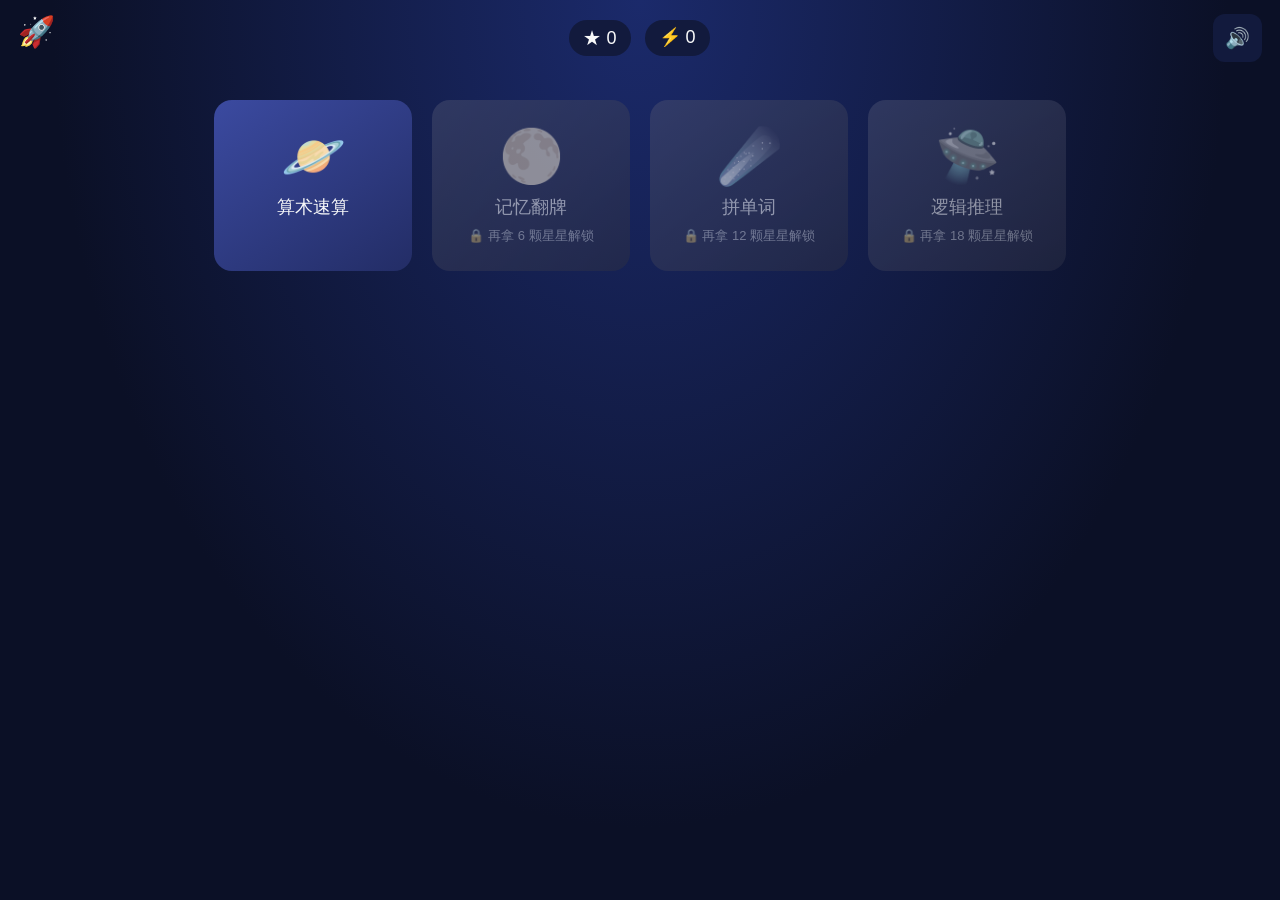
<file: index.html>
<!DOCTYPE html>
<html lang="zh-CN">
<head>
  <meta charset="UTF-8">
  <meta name="viewport" content="width=device-width, initial-scale=1.0">
  <title>太空益智乐园</title>
  <link rel="stylesheet" href="css/base.css">
</head>
<body>
  <div id="app">
    <header class="sp-header">
      <div id="logo" class="sp-logo" title="飞船">🚀</div>
      <div class="sp-header-stats">
        <span id="starCount" class="sp-stat">★ 0</span>
        <span id="pointCount" class="sp-stat">⚡ 0</span>
      </div>
      <button id="muteBtn" class="sp-icon-btn" title="静音">🔊</button>
    </header>
    <main id="map" class="sp-map"></main>
  </div>
  <script src="js/core/storage.js"></script>
  <script src="js/core/scoring.js"></script>
  <script src="js/core/usage.js"></script>
  <script src="js/core/audio.js"></script>
  <script src="js/core/ui.js"></script>
  <script src="js/core/parent-area.js"></script>
  <script src="js/portal.js"></script>
</body>
</html>
</file>
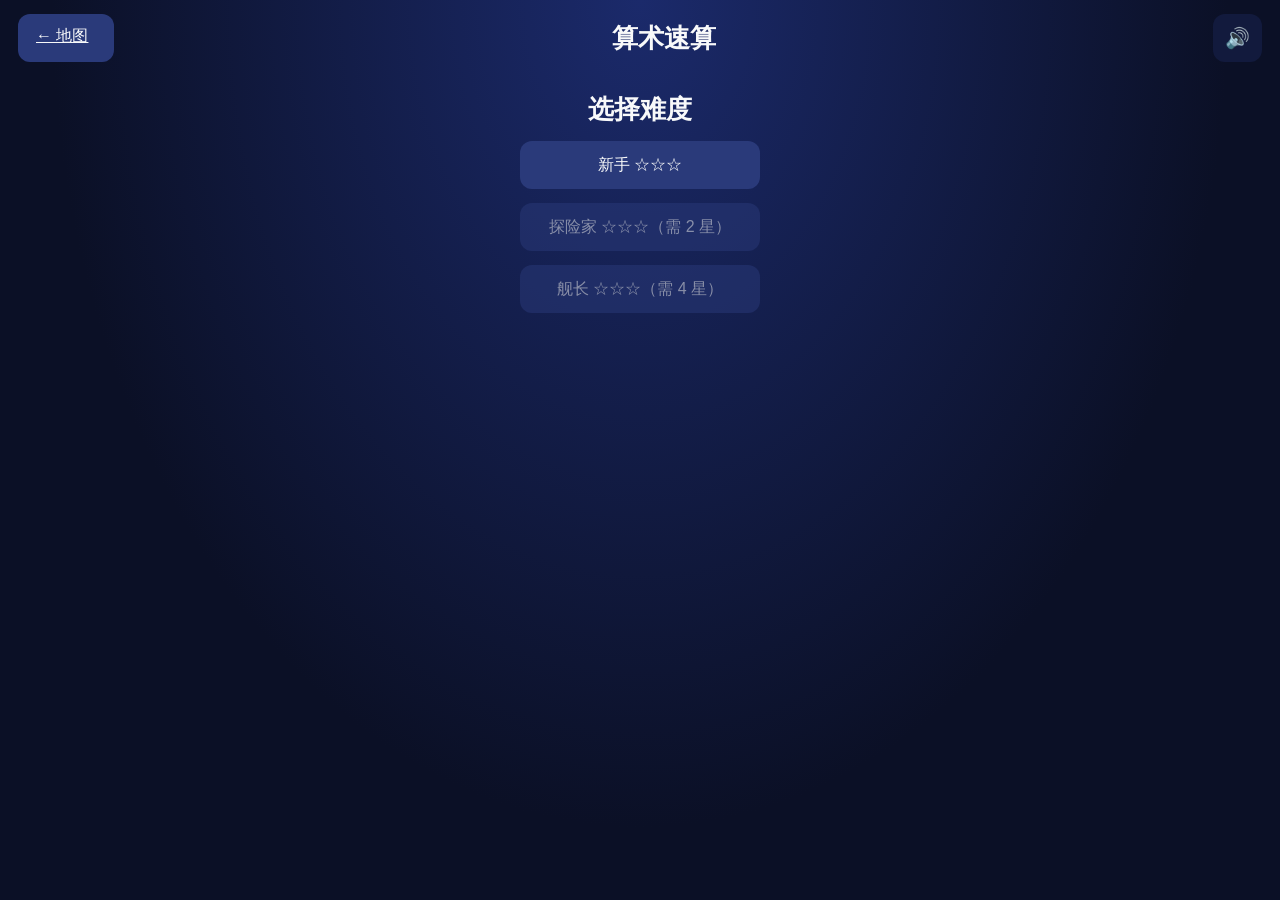
<file: arithmetic.html>
<!DOCTYPE html>
<html lang="zh-CN">
<head>
  <meta charset="UTF-8">
  <meta name="viewport" content="width=device-width, initial-scale=1.0">
  <title>算术速算</title>
  <link rel="stylesheet" href="css/base.css">
</head>
<body>
  <header class="sp-header">
    <a href="index.html" class="sp-btn">← 地图</a>
    <h1 class="sp-game-title">算术速算</h1>
    <button id="muteBtn" class="sp-icon-btn" title="静音">🔊</button>
  </header>
  <main id="screen" class="sp-screen"></main>
  <script src="js/core/storage.js"></script>
  <script src="js/core/scoring.js"></script>
  <script src="js/core/audio.js"></script>
  <script src="js/core/ui.js"></script>
  <script src="js/games/arithmetic/rules.js"></script>
  <script src="js/games/arithmetic/game.js"></script>
</body>
</html>
</file>
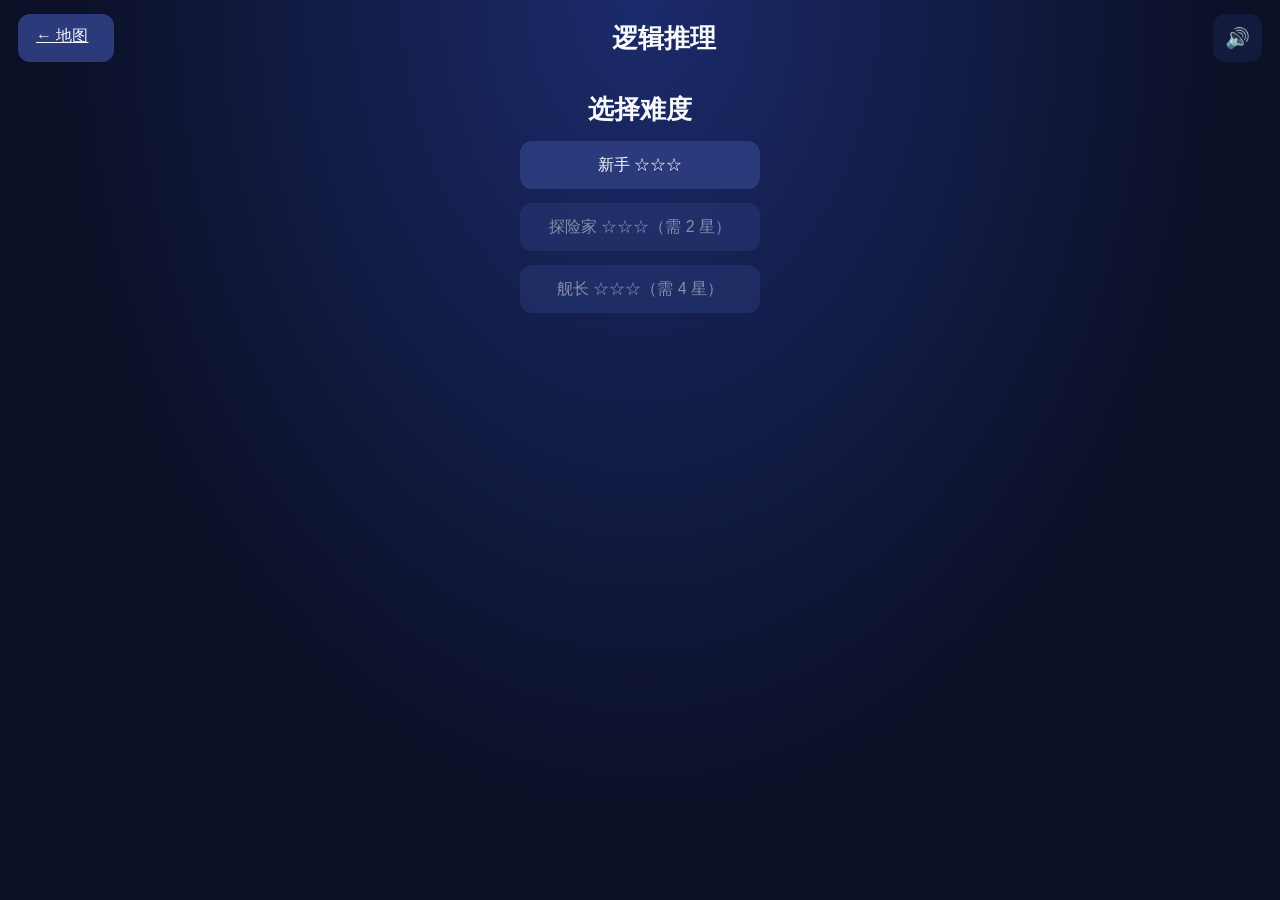
<file: logic.html>
<!DOCTYPE html>
<html lang="zh-CN">
<head>
  <meta charset="UTF-8">
  <meta name="viewport" content="width=device-width, initial-scale=1.0">
  <title>逻辑推理</title>
  <link rel="stylesheet" href="css/base.css">
</head>
<body>
  <header class="sp-header">
    <a href="index.html" class="sp-btn">← 地图</a>
    <h1 class="sp-game-title">逻辑推理</h1>
    <button id="muteBtn" class="sp-icon-btn" title="静音">🔊</button>
  </header>
  <main id="screen" class="sp-screen"></main>
  <script src="js/core/storage.js"></script>
  <script src="js/core/scoring.js"></script>
  <script src="js/core/audio.js"></script>
  <script src="js/core/ui.js"></script>
  <script src="js/games/logic/rules.js"></script>
  <script src="js/games/logic/game.js"></script>
</body>
</html>
</file>
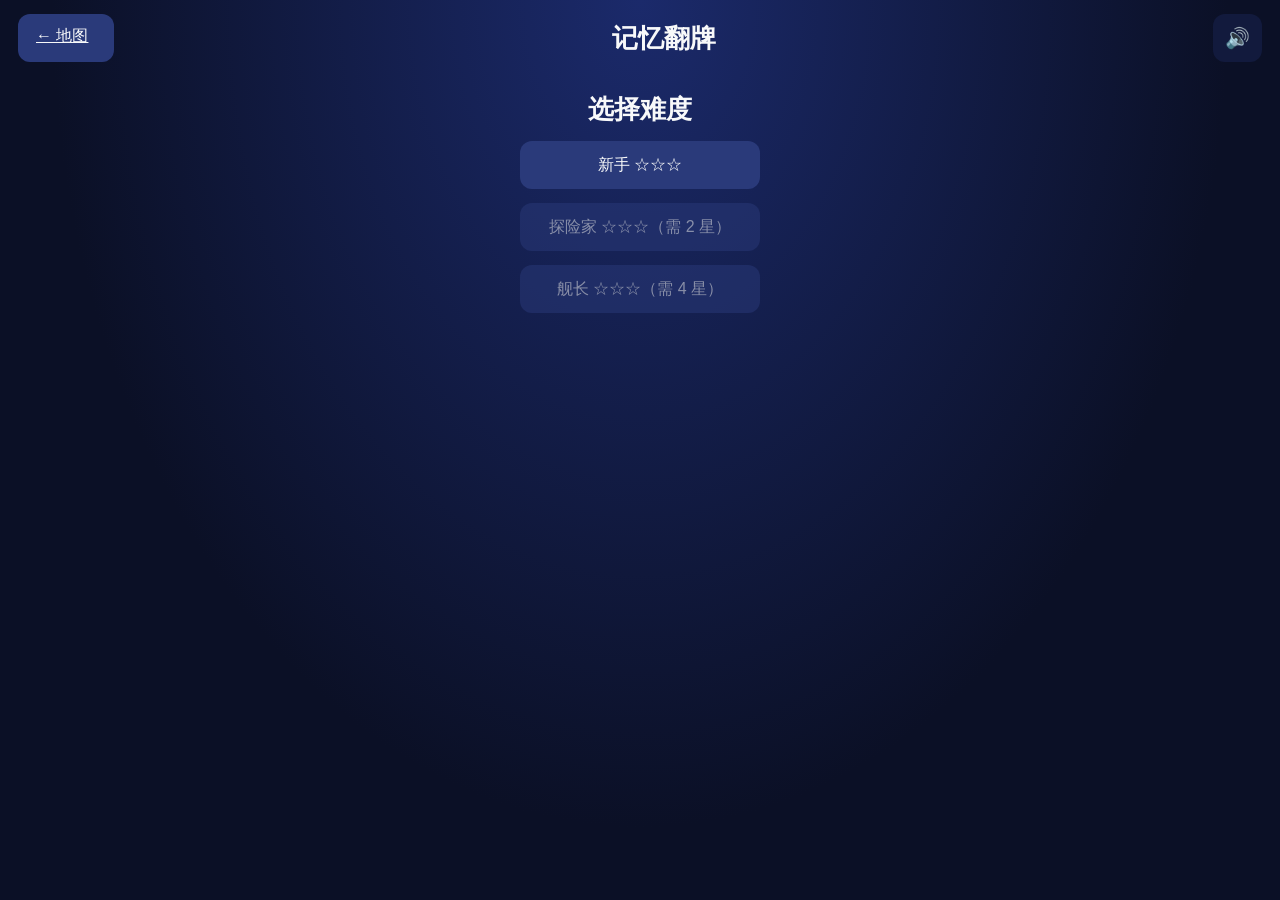
<file: memory.html>
<!DOCTYPE html>
<html lang="zh-CN">
<head>
  <meta charset="UTF-8">
  <meta name="viewport" content="width=device-width, initial-scale=1.0">
  <title>记忆翻牌</title>
  <link rel="stylesheet" href="css/base.css">
</head>
<body>
  <header class="sp-header">
    <a href="index.html" class="sp-btn">← 地图</a>
    <h1 class="sp-game-title">记忆翻牌</h1>
    <button id="muteBtn" class="sp-icon-btn" title="静音">🔊</button>
  </header>
  <main id="screen" class="sp-screen"></main>
  <script src="js/core/storage.js"></script>
  <script src="js/core/scoring.js"></script>
  <script src="js/core/audio.js"></script>
  <script src="js/core/ui.js"></script>
  <script src="js/games/memory/rules.js"></script>
  <script src="js/games/memory/game.js"></script>
</body>
</html>
</file>
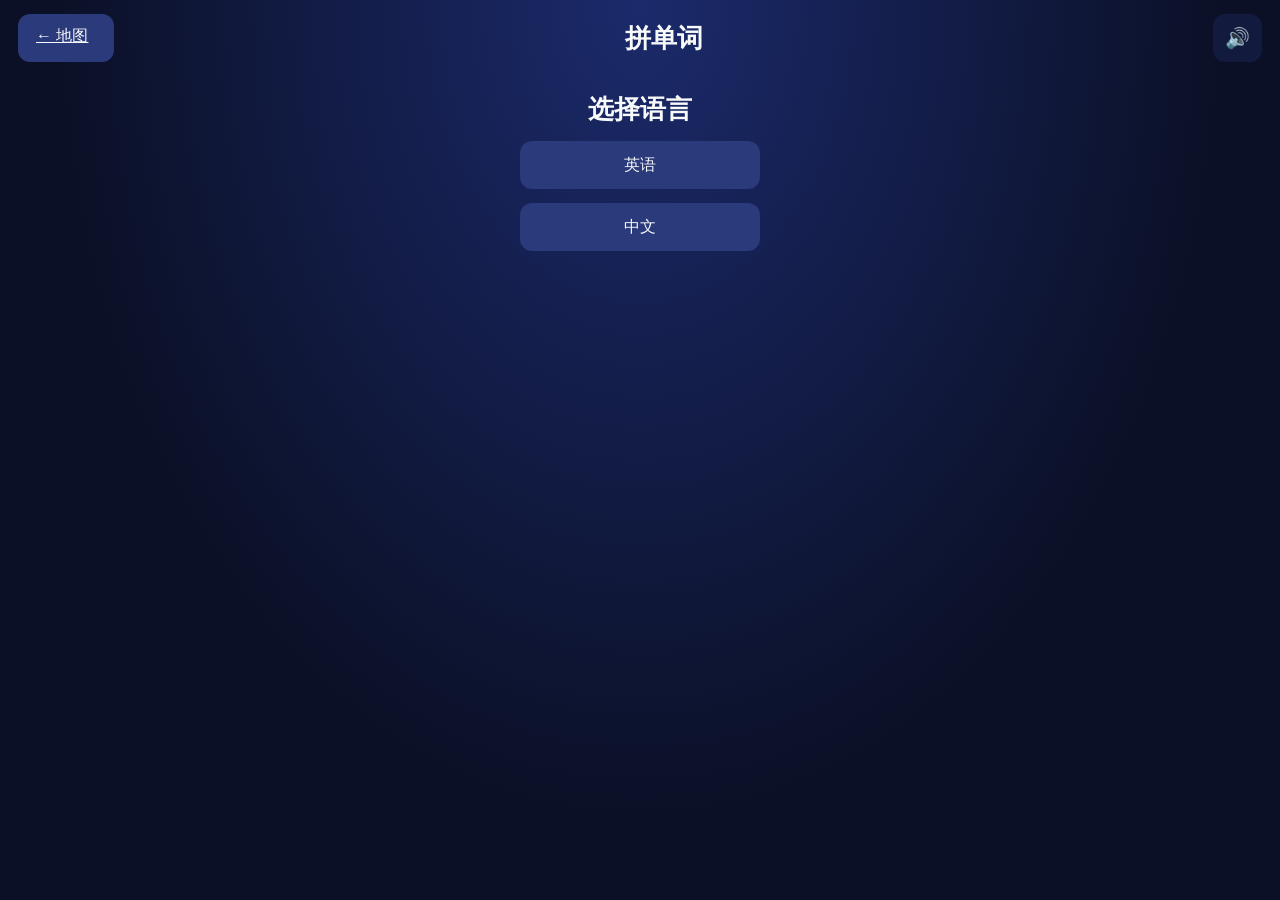
<file: spelling.html>
<!DOCTYPE html>
<html lang="zh-CN">
<head>
  <meta charset="UTF-8">
  <meta name="viewport" content="width=device-width, initial-scale=1.0">
  <title>拼单词</title>
  <link rel="stylesheet" href="css/base.css">
</head>
<body>
  <header class="sp-header">
    <a href="index.html" class="sp-btn">← 地图</a>
    <h1 class="sp-game-title">拼单词</h1>
    <button id="muteBtn" class="sp-icon-btn" title="静音">🔊</button>
  </header>
  <main id="screen" class="sp-screen"></main>
  <script src="js/core/storage.js"></script>
  <script src="js/core/scoring.js"></script>
  <script src="js/core/audio.js"></script>
  <script src="js/core/ui.js"></script>
  <script src="js/games/spelling/words.js"></script>
  <script src="js/games/spelling/rules.js"></script>
  <script src="js/games/spelling/game.js"></script>
</body>
</html>
</file>
<file: css/base.css>
:root {
  --sp-bg: #0b1026;
  --sp-bg-soft: #121a3d;
  --sp-accent: #ffd166;
  --sp-accent-2: #ef476f;
  --sp-text: #f8f9fa;
  --sp-text-dim: #b8c0d8;
  --sp-radius: 18px;
  --sp-font: "Microsoft YaHei", "PingFang SC", sans-serif;
}
* { box-sizing: border-box; }
html, body { margin: 0; padding: 0; min-height: 100%; }
body {
  font-family: var(--sp-font);
  background: radial-gradient(ellipse at 50% 0%, #1b2a6b 0%, var(--sp-bg) 65%);
  color: var(--sp-text);
}
.sp-header { display: flex; align-items: center; justify-content: space-between; padding: 14px 18px; }
.sp-logo { font-size: 30px; cursor: pointer; user-select: none; min-width: 48px; min-height: 48px; }
.sp-header-stats { display: flex; gap: 14px; font-size: 18px; }
.sp-stat { background: var(--sp-bg-soft); padding: 6px 14px; border-radius: 999px; }
.sp-icon-btn { background: var(--sp-bg-soft); border: none; border-radius: 12px; color: var(--sp-text); font-size: 20px; padding: 8px 12px; cursor: pointer; min-width: 48px; min-height: 48px; }
.sp-map { display: grid; grid-template-columns: repeat(auto-fit, minmax(150px, 1fr)); gap: 20px; padding: 24px; max-width: 900px; margin: 0 auto; }
.sp-planet { background: linear-gradient(145deg, #3b4aa0, #232d66); border: none; border-radius: var(--sp-radius); color: var(--sp-text); padding: 26px 14px; cursor: pointer; display: flex; flex-direction: column; align-items: center; gap: 8px; min-height: 160px; }
.sp-planet-icon { font-size: 52px; }
.sp-planet-name { font-size: 18px; }
.sp-planet-stars { color: var(--sp-accent); letter-spacing: 3px; }
.sp-planet-locked { opacity: 0.55; filter: grayscale(0.6); }
.sp-planet-lock { font-size: 13px; color: var(--sp-text-dim); }
.sp-toast { position: fixed; left: 50%; bottom: 40px; transform: translateX(-50%); background: #1e2a5e; border: 1px solid #3d4f9f; padding: 12px 22px; border-radius: 999px; z-index: 90; }
.sp-modal-overlay, .sp-result-overlay, .sp-rest-overlay, .sp-parent-overlay { position: fixed; inset: 0; background: rgba(5, 8, 25, 0.72); display: flex; align-items: center; justify-content: center; z-index: 80; }
.sp-modal, .sp-result, .sp-parent-card { position: relative; background: #141c44; border-radius: var(--sp-radius); padding: 26px; min-width: min(420px, 90vw); }
.sp-modal-title, .sp-parent-title { margin-top: 0; }
.sp-modal-buttons { display: flex; gap: 10px; justify-content: flex-end; margin-top: 16px; }
.sp-btn { background: #2a3a7a; border: none; color: var(--sp-text); border-radius: 12px; padding: 12px 18px; font-size: 16px; cursor: pointer; min-height: 48px; min-width: 96px; }
.sp-btn-primary { background: var(--sp-accent); color: #241d05; font-weight: 700; }
.sp-btn-danger { background: var(--sp-accent-2); }
.sp-btn-ghost { background: transparent; border: 1px solid #3d4f9f; }
.sp-btn-close { position: absolute; top: 12px; right: 12px; min-width: 48px; min-height: 48px; padding: 8px; }
.sp-result { text-align: center; }
.sp-result-stars { font-size: 44px; color: var(--sp-accent); }
.sp-result-points { color: var(--sp-text-dim); }
.sp-result-message { font-size: 20px; }
.sp-result .sp-btn { margin: 8px; }
.sp-rest-overlay { flex-direction: column; text-align: center; }
.sp-rest-emoji { font-size: 60px; }
.sp-rest-card h2 { font-size: 32px; }
.sp-rest-note { color: var(--sp-text-dim); font-size: 14px; }
.sp-pin-input { width: 100%; padding: 12px; font-size: 22px; letter-spacing: 8px; text-align: center; border-radius: 10px; border: 1px solid #3d4f9f; background: #0e1533; color: var(--sp-text); margin: 8px 0; }
.sp-hint { color: var(--sp-accent-2); min-height: 20px; }
.sp-tabs { display: flex; gap: 8px; margin: 12px 0; }
.sp-tab { background: #2a3a7a; border: none; color: var(--sp-text); padding: 10px 16px; border-radius: 10px; cursor: pointer; min-height: 48px; }
.sp-progress-row, .sp-usage-row, .sp-setting-row { display: flex; justify-content: space-between; gap: 10px; padding: 8px 0; border-bottom: 1px solid #223063; }
.sp-usage-total { color: var(--sp-accent); }
.sp-setting-row { align-items: center; }
.sp-limit-input { width: 90px; padding: 8px; border-radius: 8px; border: 1px solid #3d4f9f; background: #0e1533; color: var(--sp-text); min-height: 48px; }
.sp-screen { max-width: 720px; margin: 0 auto; padding: 16px; }
.sp-game-title { text-align: center; font-size: 26px; margin: 0; }
.sp-difficulty { display: block; margin: 14px auto; min-width: 240px; }
.sp-btn-locked { opacity: 0.5; }
.sp-stat-line { display: flex; justify-content: center; gap: 18px; font-size: 18px; margin: 12px 0; }
.sp-question { font-size: 42px; text-align: center; margin: 24px 0; }
.sp-options { display: grid; grid-template-columns: repeat(2, 1fr); gap: 14px; max-width: 520px; margin: 0 auto; }
.sp-option { font-size: 26px; min-height: 72px; }
.sp-board { display: grid; gap: 10px; max-width: 640px; margin: 16px auto; }
.sp-card { background: #232d66; border: 2px solid #3d4f9f; border-radius: 14px; font-size: 26px; min-height: 80px; color: transparent; cursor: pointer; }
.sp-card-open, .sp-card-matched { background: #3b4aa0; color: var(--sp-text); }
.sp-card-matched { border-color: var(--sp-accent); }
.sp-hint-area { text-align: center; margin: 18px 0; }
.sp-hint-big { font-size: 64px; min-height: 80px; }
.sp-speak-btn { display: block; margin: 10px auto; }
.sp-answer-slots { display: flex; justify-content: center; gap: 8px; margin: 18px 0; min-height: 56px; }
.sp-slot { width: 44px; height: 52px; border-bottom: 3px solid var(--sp-accent); font-size: 30px; text-align: center; line-height: 52px; }
.sp-chips { display: flex; flex-wrap: wrap; justify-content: center; gap: 10px; max-width: 560px; margin: 0 auto 18px; }
.sp-chip { background: #2a3a7a; border: 2px solid #3d4f9f; border-radius: 12px; color: var(--sp-text); font-size: 24px; min-width: 48px; min-height: 52px; cursor: pointer; }
.sp-chip-used { opacity: 0.35; }
.sp-chip-correct { border-color: var(--sp-accent); background: #3b4aa0; }
.sp-clear-btn { margin-right: 12px; }
.sp-question-logic { font-size: 24px; line-height: 1.7; margin: 20px 8px; }
</file>
